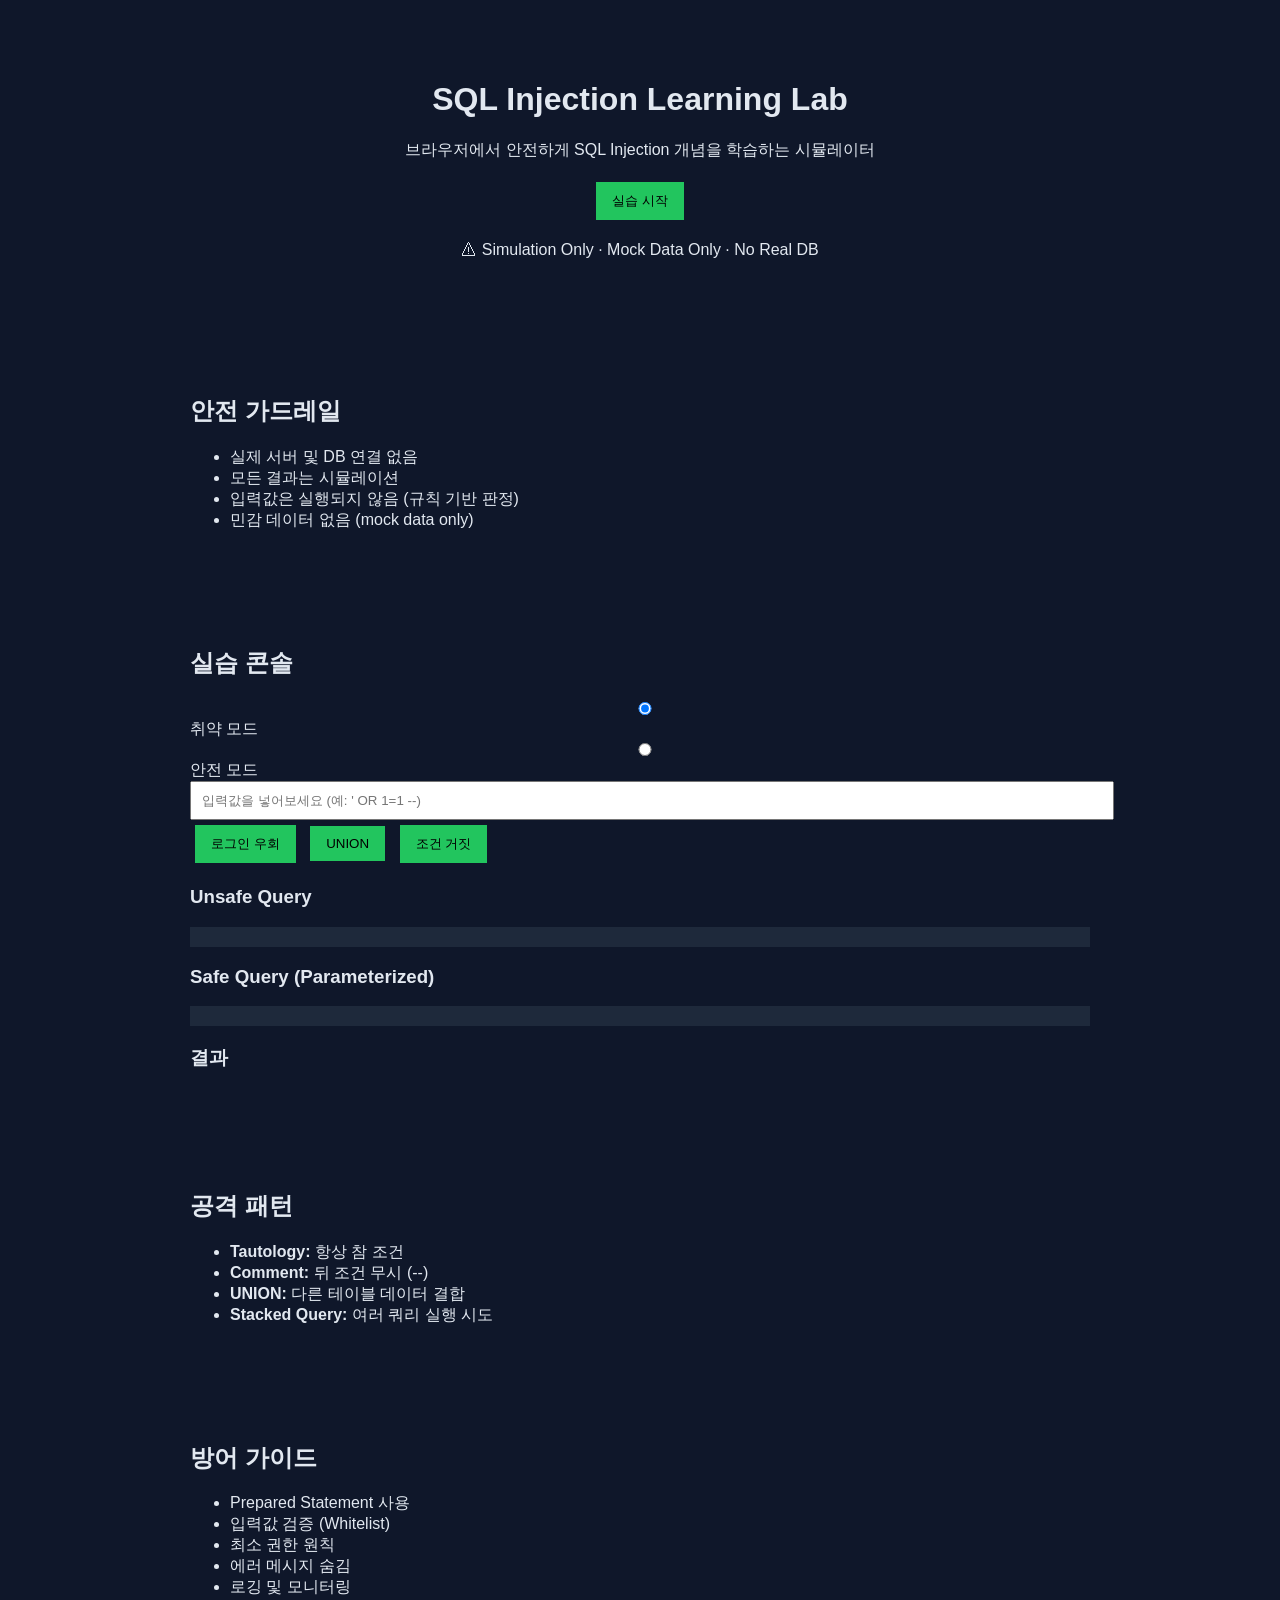
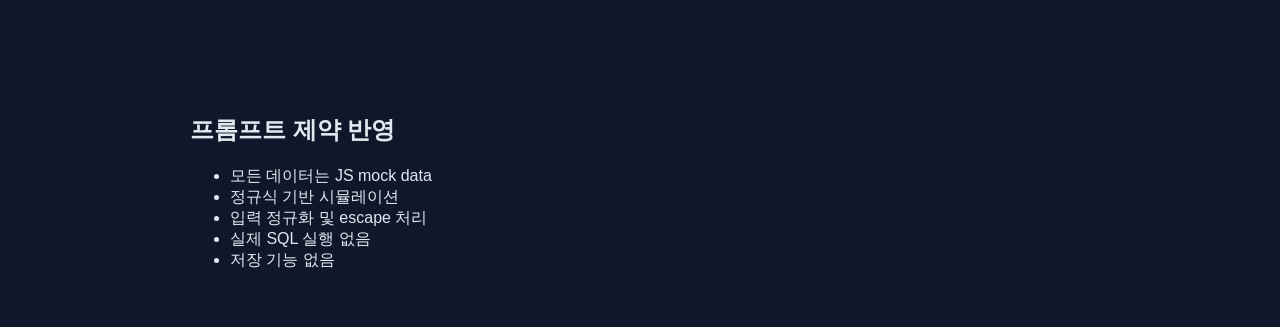
<file: index.html>
<!DOCTYPE html>
<html lang="ko">
<head>
  <meta charset="UTF-8" />
  <meta name="viewport" content="width=device-width, initial-scale=1.0"/>
  <title>SQL Injection Learning Lab</title>
  <link rel="stylesheet" href="styles.css"/>
</head>
<body>

<header class="hero">
  <h1>SQL Injection Learning Lab</h1>
  <p>브라우저에서 안전하게 SQL Injection 개념을 학습하는 시뮬레이터</p>
  <button id="startBtn">실습 시작</button>
  <p class="badge">⚠ Simulation Only · Mock Data Only · No Real DB</p>
</header>

<section class="guardrail">
  <h2>안전 가드레일</h2>
  <ul>
    <li>실제 서버 및 DB 연결 없음</li>
    <li>모든 결과는 시뮬레이션</li>
    <li>입력값은 실행되지 않음 (규칙 기반 판정)</li>
    <li>민감 데이터 없음 (mock data only)</li>
  </ul>
</section>

<section class="lab">
  <h2>실습 콘솔</h2>

  <div class="mode-toggle">
    <label>
      <input type="radio" name="mode" value="vulnerable" checked>
      취약 모드
    </label>
    <label>
      <input type="radio" name="mode" value="safe">
      안전 모드
    </label>
  </div>

  <div class="input-area">
    <input id="userInput" placeholder="입력값을 넣어보세요 (예: ' OR 1=1 --)" />
    <div class="payloads">
      <button data-payload="' OR '1'='1">로그인 우회</button>
      <button data-payload="' UNION SELECT NULL, username FROM users --">UNION</button>
      <button data-payload="' AND 1=2 --">조건 거짓</button>
    </div>
  </div>

  <div class="queries">
    <div>
      <h3>Unsafe Query</h3>
      <pre id="unsafeQuery"></pre>
    </div>
    <div>
      <h3>Safe Query (Parameterized)</h3>
      <pre id="safeQuery"></pre>
    </div>
  </div>

  <div class="result">
    <h3>결과</h3>
    <div id="resultText"></div>
    <table id="resultTable"></table>
  </div>
</section>

<section class="patterns">
  <h2>공격 패턴</h2>
  <ul>
    <li><b>Tautology:</b> 항상 참 조건</li>
    <li><b>Comment:</b> 뒤 조건 무시 (--)</li>
    <li><b>UNION:</b> 다른 테이블 데이터 결합</li>
    <li><b>Stacked Query:</b> 여러 쿼리 실행 시도</li>
  </ul>
</section>

<section class="defense">
  <h2>방어 가이드</h2>
  <ul>
    <li>Prepared Statement 사용</li>
    <li>입력값 검증 (Whitelist)</li>
    <li>최소 권한 원칙</li>
    <li>에러 메시지 숨김</li>
    <li>로깅 및 모니터링</li>
  </ul>
</section>

<section class="compliance">
  <h2>프롬프트 제약 반영</h2>
  <ul>
    <li>모든 데이터는 JS mock data</li>
    <li>정규식 기반 시뮬레이션</li>
    <li>입력 정규화 및 escape 처리</li>
    <li>실제 SQL 실행 없음</li>
    <li>저장 기능 없음</li>
  </ul>
</section>

<script src="script.js"></script>
</body>
</html>
</file>
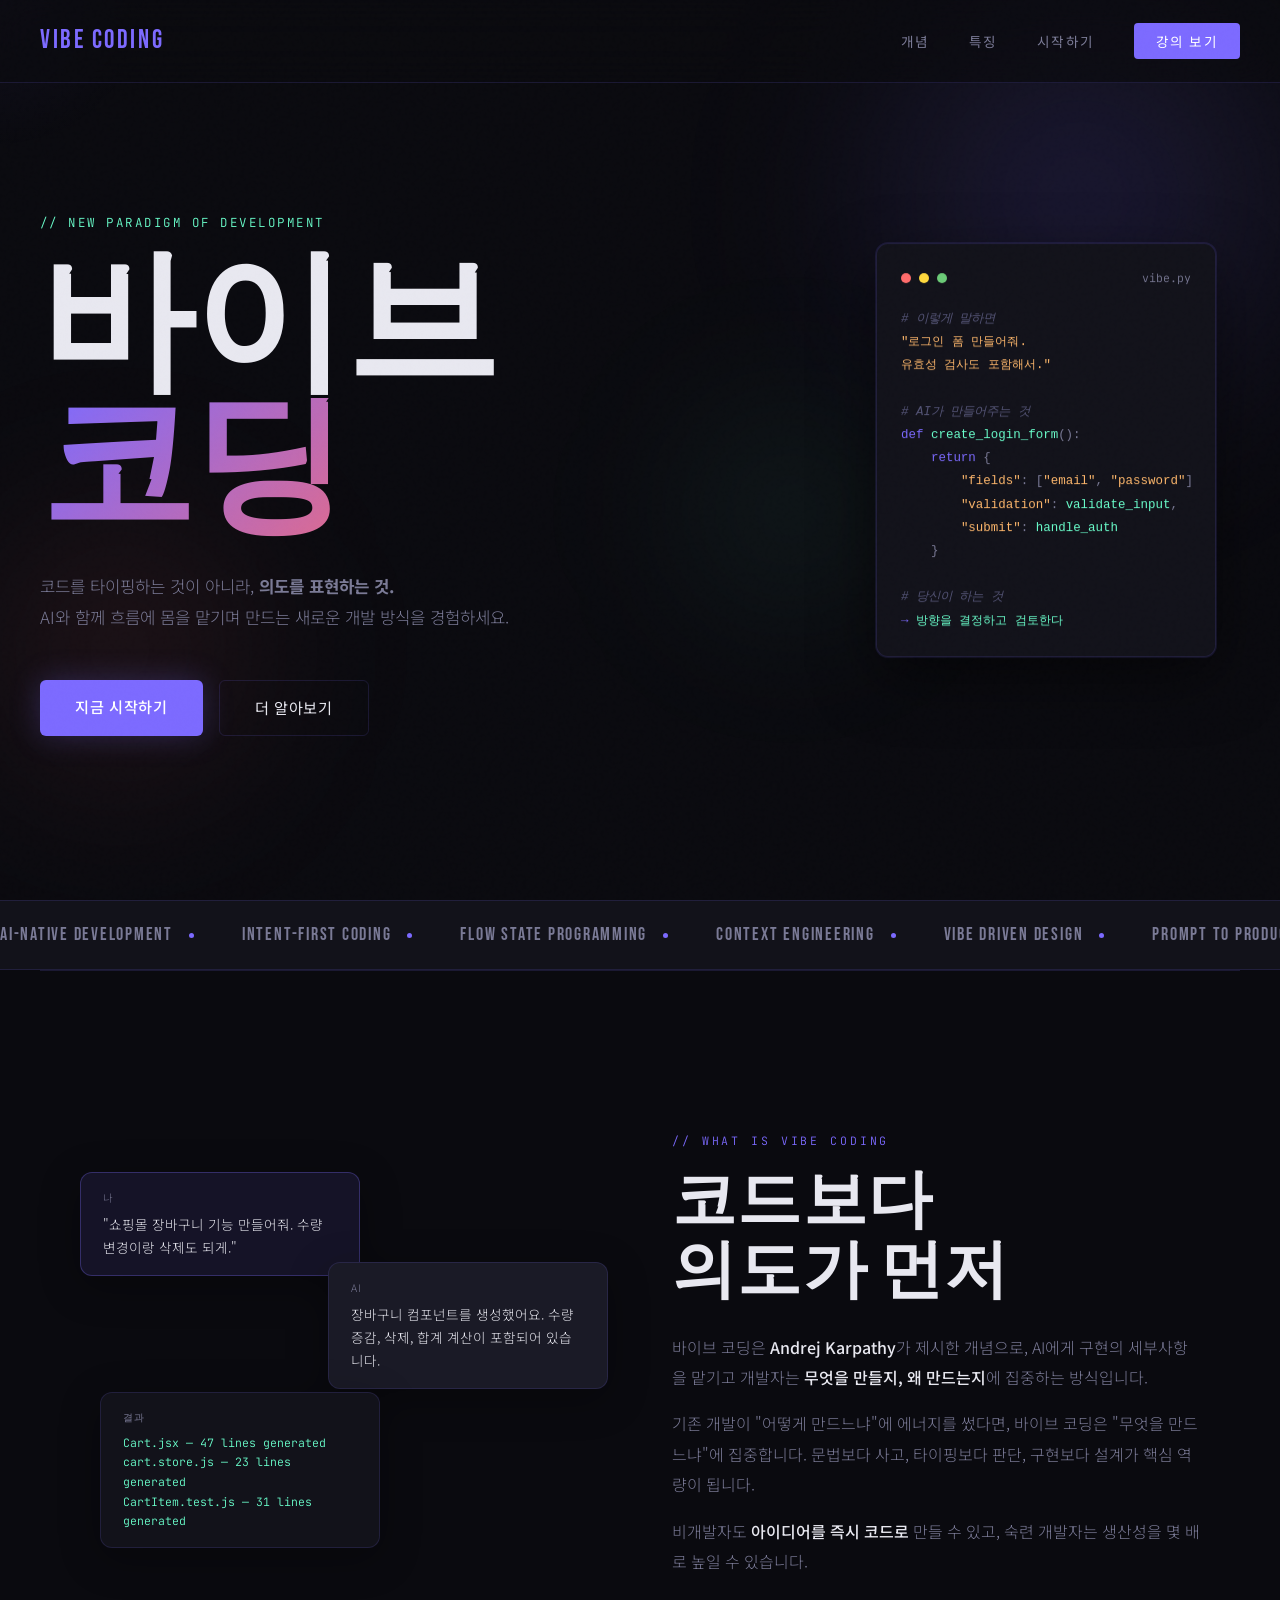
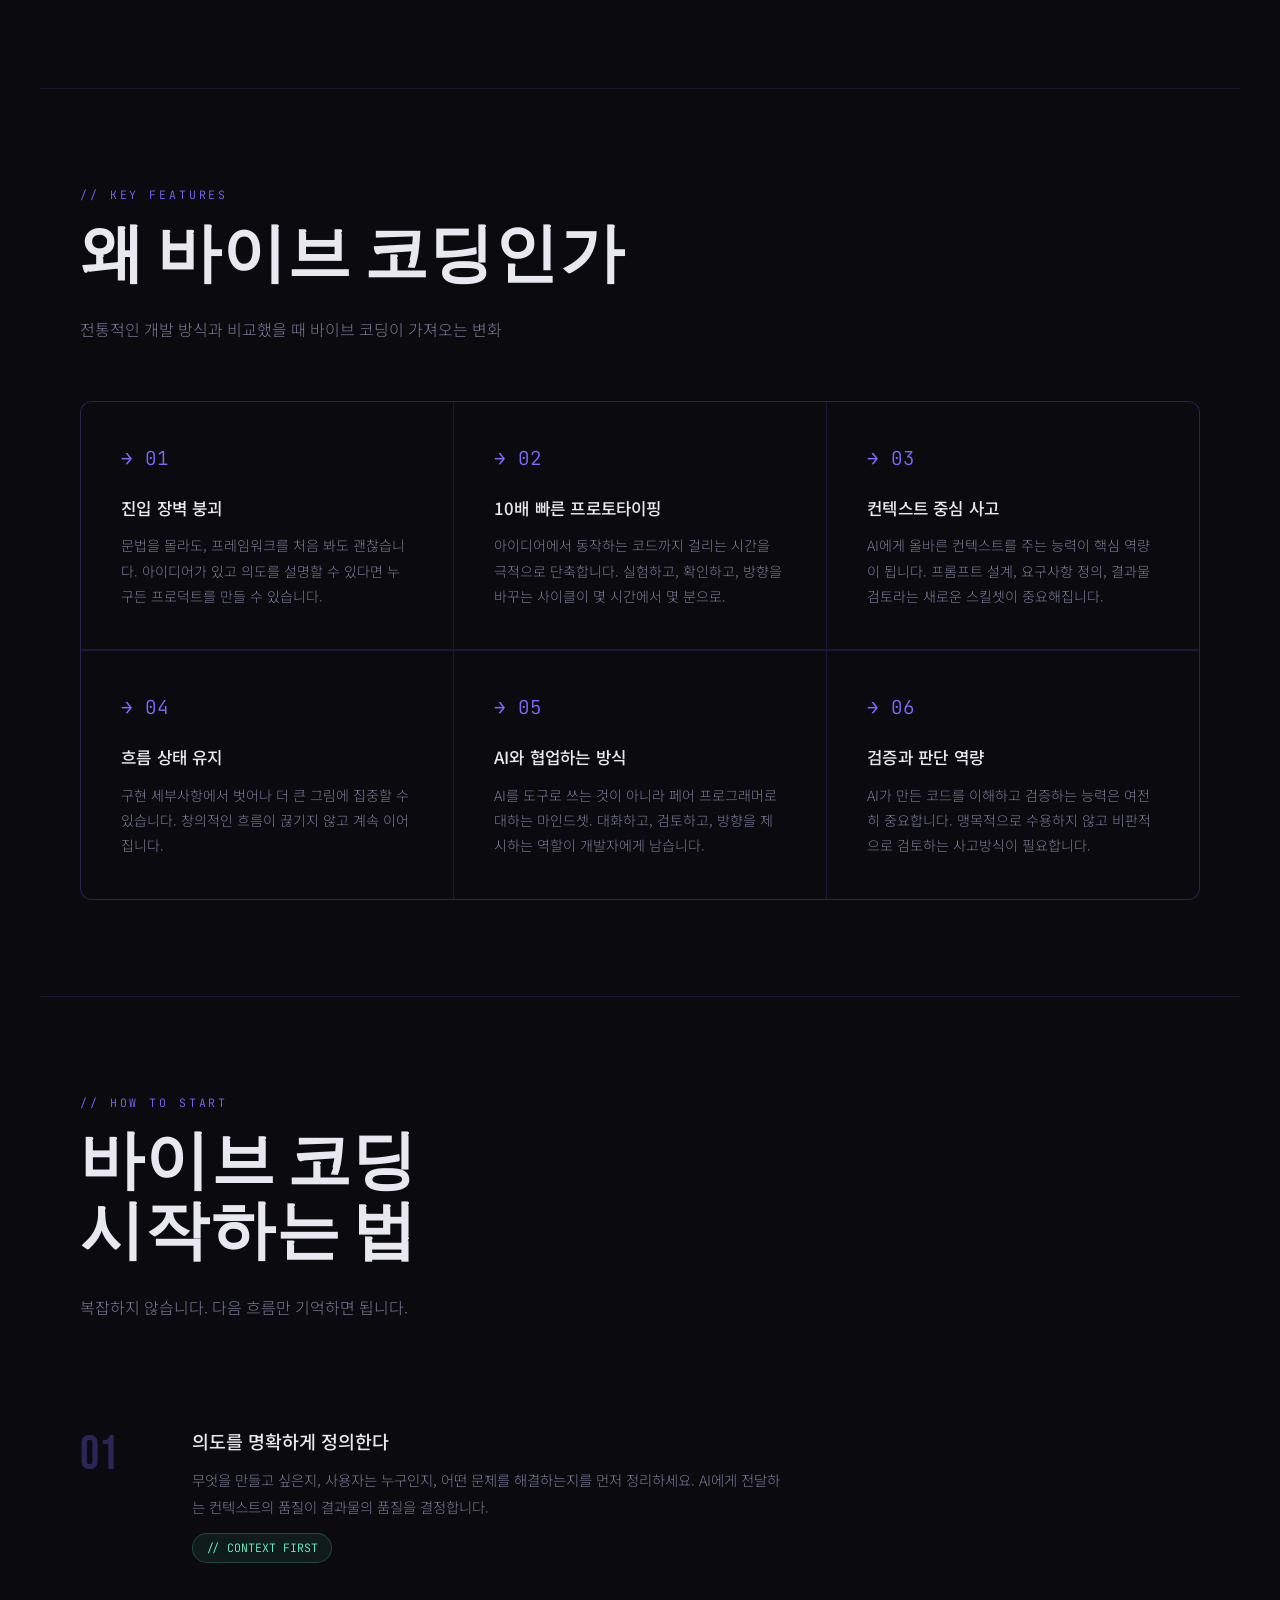
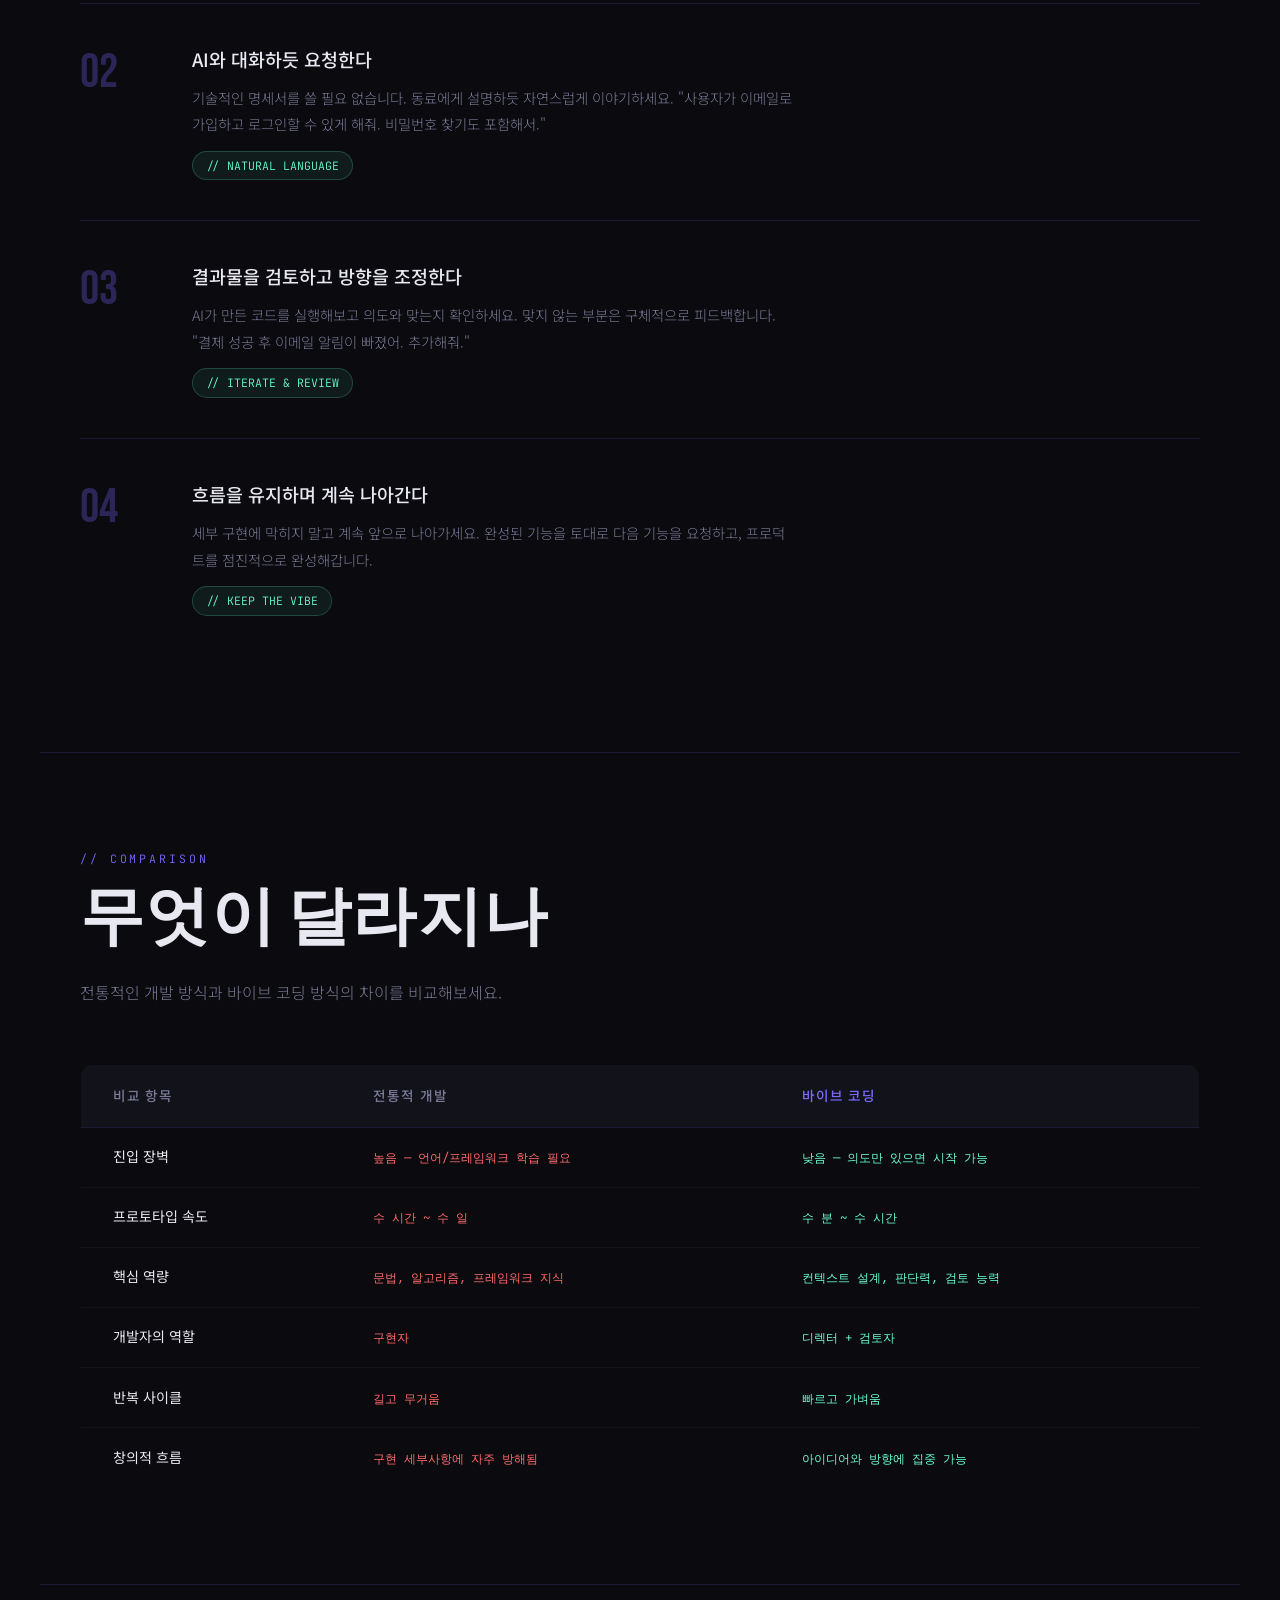
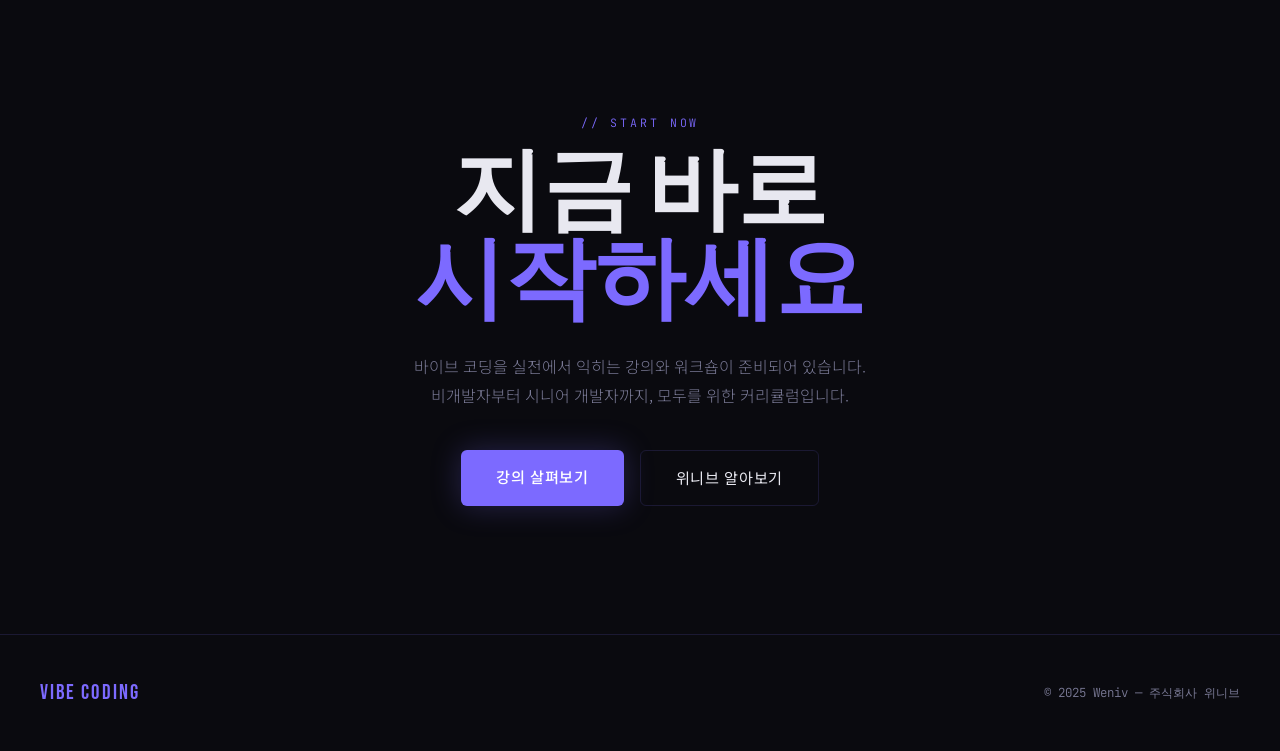
<file: TalkFile_index.html>
<!DOCTYPE html>
<html lang="ko">
<head>
  <meta charset="UTF-8" />
  <meta name="viewport" content="width=device-width, initial-scale=1.0" />
  <title>바이브 코딩 — 느끼며 만드는 개발</title>
  <link rel="preconnect" href="https://fonts.googleapis.com" />
  <link rel="preconnect" href="https://fonts.gstatic.com" crossorigin />
  <link href="https://fonts.googleapis.com/css2?family=Bebas+Neue&family=Noto+Sans+KR:wght@300;400;500;700&family=JetBrains+Mono:wght@300;400;500&display=swap" rel="stylesheet" />
  <style>
    :root {
      --bg: #0a0a0f;
      --surface: #12121a;
      --surface2: #1a1a26;
      --accent: #7c6aff;
      --accent2: #ff6a6a;
      --accent3: #6affcc;
      --text: #e8e8f0;
      --text-dim: #7a7a96;
      --border: rgba(124, 106, 255, 0.15);
      --glow: rgba(124, 106, 255, 0.4);
    }

    *, *::before, *::after { box-sizing: border-box; margin: 0; padding: 0; }

    html { scroll-behavior: smooth; }

    body {
      background: var(--bg);
      color: var(--text);
      font-family: 'Noto Sans KR', sans-serif;
      font-weight: 300;
      line-height: 1.7;
      overflow-x: hidden;
    }

    /* ── NOISE OVERLAY ── */
    body::before {
      content: '';
      position: fixed;
      inset: 0;
      background-image: url("data:image/svg+xml,%3Csvg viewBox='0 0 256 256' xmlns='http://www.w3.org/2000/svg'%3E%3Cfilter id='n'%3E%3CfeTurbulence type='fractalNoise' baseFrequency='0.9' numOctaves='4' stitchTiles='stitch'/%3E%3C/filter%3E%3Crect width='100%25' height='100%25' filter='url(%23n)' opacity='0.04'/%3E%3C/svg%3E");
      pointer-events: none;
      z-index: 9999;
      opacity: 0.4;
    }

    /* ── SCROLLBAR ── */
    ::-webkit-scrollbar { width: 4px; }
    ::-webkit-scrollbar-track { background: var(--bg); }
    ::-webkit-scrollbar-thumb { background: var(--accent); border-radius: 2px; }

    /* ── NAV ── */
    nav {
      position: fixed;
      top: 0; left: 0; right: 0;
      z-index: 100;
      padding: 1.2rem 2.5rem;
      display: flex;
      align-items: center;
      justify-content: space-between;
      backdrop-filter: blur(20px);
      background: rgba(10, 10, 15, 0.7);
      border-bottom: 1px solid var(--border);
      transition: padding 0.3s;
    }

    .nav-logo {
      font-family: 'Bebas Neue', sans-serif;
      font-size: 1.6rem;
      letter-spacing: 0.1em;
      color: var(--accent);
      text-decoration: none;
    }

    .nav-links {
      display: flex;
      gap: 2.5rem;
      list-style: none;
    }

    .nav-links a {
      color: var(--text-dim);
      text-decoration: none;
      font-size: 0.85rem;
      letter-spacing: 0.08em;
      transition: color 0.2s;
      font-weight: 400;
    }

    .nav-links a:hover { color: var(--text); }

    .nav-cta {
      background: var(--accent);
      color: #fff !important;
      padding: 0.5rem 1.4rem;
      border-radius: 4px;
      transition: background 0.2s, transform 0.2s !important;
    }

    .nav-cta:hover { background: #9580ff !important; transform: translateY(-1px); }

    /* ── HERO ── */
    #hero {
      min-height: 100vh;
      display: flex;
      flex-direction: column;
      justify-content: center;
      align-items: flex-start;
      padding: 8rem 2.5rem 5rem;
      position: relative;
      overflow: hidden;
    }

    .hero-orb {
      position: absolute;
      border-radius: 50%;
      filter: blur(80px);
      pointer-events: none;
    }

    .hero-orb-1 {
      width: 600px; height: 600px;
      background: radial-gradient(circle, rgba(124,106,255,0.18) 0%, transparent 70%);
      top: -100px; right: -100px;
      animation: orb1 12s ease-in-out infinite alternate;
    }

    .hero-orb-2 {
      width: 400px; height: 400px;
      background: radial-gradient(circle, rgba(255,106,106,0.12) 0%, transparent 70%);
      bottom: 50px; left: -80px;
      animation: orb2 9s ease-in-out infinite alternate;
    }

    .hero-orb-3 {
      width: 300px; height: 300px;
      background: radial-gradient(circle, rgba(106,255,204,0.1) 0%, transparent 70%);
      top: 40%; left: 50%;
      animation: orb3 14s ease-in-out infinite alternate;
    }

    @keyframes orb1 { from { transform: translate(0,0) scale(1); } to { transform: translate(-60px, 40px) scale(1.1); } }
    @keyframes orb2 { from { transform: translate(0,0); } to { transform: translate(40px, -40px) scale(1.15); } }
    @keyframes orb3 { from { transform: translate(-50%, -50%) scale(1); } to { transform: translate(-60%, -40%) scale(0.9); } }

    .hero-tag {
      font-family: 'JetBrains Mono', monospace;
      font-size: 0.78rem;
      color: var(--accent3);
      letter-spacing: 0.2em;
      margin-bottom: 1.5rem;
      opacity: 0;
      transform: translateY(20px);
      animation: fadeUp 0.8s 0.2s forwards;
    }

    .hero-title {
      font-family: 'Bebas Neue', sans-serif;
      font-size: clamp(4.5rem, 12vw, 10rem);
      line-height: 0.92;
      letter-spacing: -0.01em;
      margin-bottom: 2rem;
      opacity: 0;
      transform: translateY(30px);
      animation: fadeUp 0.9s 0.4s forwards;
    }

    .hero-title span {
      display: block;
      background: linear-gradient(135deg, var(--accent) 0%, var(--accent2) 100%);
      -webkit-background-clip: text;
      -webkit-text-fill-color: transparent;
      background-clip: text;
    }

    .hero-desc {
      max-width: 540px;
      font-size: 1.05rem;
      color: var(--text-dim);
      margin-bottom: 3rem;
      opacity: 0;
      transform: translateY(20px);
      animation: fadeUp 0.8s 0.65s forwards;
      line-height: 1.8;
    }

    .hero-actions {
      display: flex;
      gap: 1rem;
      flex-wrap: wrap;
      opacity: 0;
      transform: translateY(20px);
      animation: fadeUp 0.8s 0.85s forwards;
    }

    .btn-primary {
      background: var(--accent);
      color: #fff;
      padding: 0.9rem 2.2rem;
      border-radius: 6px;
      text-decoration: none;
      font-size: 0.95rem;
      font-weight: 500;
      letter-spacing: 0.04em;
      transition: all 0.25s;
      box-shadow: 0 0 30px rgba(124,106,255,0.25);
    }

    .btn-primary:hover {
      background: #9580ff;
      transform: translateY(-2px);
      box-shadow: 0 8px 40px rgba(124,106,255,0.4);
    }

    .btn-outline {
      border: 1px solid var(--border);
      color: var(--text);
      padding: 0.9rem 2.2rem;
      border-radius: 6px;
      text-decoration: none;
      font-size: 0.95rem;
      font-weight: 400;
      letter-spacing: 0.04em;
      transition: all 0.25s;
    }

    .btn-outline:hover {
      border-color: var(--accent);
      color: var(--accent);
      transform: translateY(-2px);
    }

    /* ── FLOATING CODE CARD ── */
    .hero-code {
      position: absolute;
      right: 5%;
      top: 50%;
      transform: translateY(-50%);
      background: var(--surface);
      border: 1px solid var(--border);
      border-radius: 12px;
      padding: 1.5rem;
      width: 340px;
      opacity: 0;
      animation: fadeLeft 1s 1s forwards;
      backdrop-filter: blur(10px);
      box-shadow: 0 20px 60px rgba(0,0,0,0.5), 0 0 0 1px var(--border);
    }

    .code-header {
      display: flex;
      align-items: center;
      gap: 0.5rem;
      margin-bottom: 1.2rem;
    }

    .code-dot {
      width: 10px; height: 10px;
      border-radius: 50%;
    }

    .code-dot:nth-child(1) { background: #ff6b6b; }
    .code-dot:nth-child(2) { background: #ffd93d; }
    .code-dot:nth-child(3) { background: #6bcb77; }

    .code-filename {
      font-family: 'JetBrains Mono', monospace;
      font-size: 0.72rem;
      color: var(--text-dim);
      margin-left: auto;
    }

    pre {
      font-family: 'JetBrains Mono', monospace;
      font-size: 0.78rem;
      line-height: 1.7;
      overflow-x: auto;
      color: var(--text-dim);
    }

    .kw { color: var(--accent); }
    .fn { color: var(--accent3); }
    .str { color: #ffb86c; }
    .cm { color: #555577; font-style: italic; }

    @keyframes fadeUp {
      to { opacity: 1; transform: translateY(0); }
    }

    @keyframes fadeLeft {
      from { opacity: 0; transform: translate(40px, -50%); }
      to { opacity: 1; transform: translate(0, -50%); }
    }

    /* ── SECTION COMMON ── */
    section { padding: 6rem 2.5rem; max-width: 1200px; margin: 0 auto; }

    .section-label {
      font-family: 'JetBrains Mono', monospace;
      font-size: 0.72rem;
      color: var(--accent);
      letter-spacing: 0.25em;
      text-transform: uppercase;
      margin-bottom: 1rem;
    }

    .section-title {
      font-family: 'Bebas Neue', sans-serif;
      font-size: clamp(2.4rem, 5vw, 4rem);
      line-height: 1.1;
      margin-bottom: 1.5rem;
      letter-spacing: 0.02em;
    }

    .section-sub {
      color: var(--text-dim);
      font-size: 1rem;
      max-width: 560px;
      line-height: 1.85;
    }

    /* ── WHAT IS VIBE CODING ── */
    #what {
      border-top: 1px solid var(--border);
    }

    .what-grid {
      display: grid;
      grid-template-columns: 1fr 1fr;
      gap: 4rem;
      align-items: center;
      margin-top: 4rem;
    }

    .what-visual {
      position: relative;
      height: 380px;
    }

    .chat-bubble {
      background: var(--surface);
      border: 1px solid var(--border);
      border-radius: 12px;
      padding: 1rem 1.4rem;
      font-size: 0.85rem;
      position: absolute;
      max-width: 280px;
      box-shadow: 0 10px 40px rgba(0,0,0,0.3);
      opacity: 0;
      transition: opacity 0.6s, transform 0.6s;
      transform: translateY(10px);
    }

    .chat-bubble.visible {
      opacity: 1;
      transform: translateY(0);
    }

    .chat-bubble.user {
      background: rgba(124,106,255,0.1);
      border-color: rgba(124,106,255,0.3);
      top: 0; left: 0;
    }

    .chat-bubble.ai {
      background: var(--surface2);
      right: 0; top: 90px;
    }

    .chat-bubble.code-out {
      background: var(--surface);
      top: 220px; left: 20px;
      font-family: 'JetBrains Mono', monospace;
      font-size: 0.72rem;
      color: var(--accent3);
    }

    .bubble-label {
      font-size: 0.65rem;
      color: var(--text-dim);
      letter-spacing: 0.1em;
      margin-bottom: 0.4rem;
      text-transform: uppercase;
    }

    .what-desc p {
      color: var(--text-dim);
      line-height: 1.9;
      margin-bottom: 1rem;
    }

    .what-desc strong { color: var(--text); font-weight: 500; }

    /* ── FEATURES ── */
    #features {
      border-top: 1px solid var(--border);
      max-width: 1200px;
      margin: 0 auto;
      padding: 6rem 2.5rem;
    }

    .features-header { margin-bottom: 3.5rem; }

    .features-grid {
      display: grid;
      grid-template-columns: repeat(3, 1fr);
      gap: 1.5px;
      background: var(--border);
      border: 1px solid var(--border);
      border-radius: 12px;
      overflow: hidden;
    }

    .feature-card {
      background: var(--bg);
      padding: 2.5rem;
      transition: background 0.3s;
      opacity: 0;
      transform: translateY(20px);
      transition: opacity 0.6s, transform 0.6s, background 0.3s;
    }

    .feature-card.visible {
      opacity: 1;
      transform: translateY(0);
    }

    .feature-card:hover { background: var(--surface); }

    .feature-icon {
      font-family: 'JetBrains Mono', monospace;
      font-size: 1.2rem;
      color: var(--accent);
      margin-bottom: 1.2rem;
    }

    .feature-title {
      font-size: 1.05rem;
      font-weight: 500;
      margin-bottom: 0.7rem;
      letter-spacing: 0.01em;
    }

    .feature-desc {
      font-size: 0.88rem;
      color: var(--text-dim);
      line-height: 1.8;
    }

    /* ── HOW IT WORKS ── */
    #how {
      border-top: 1px solid var(--border);
      max-width: 1200px;
      margin: 0 auto;
      padding: 6rem 2.5rem;
    }

    .steps {
      margin-top: 4rem;
      display: flex;
      flex-direction: column;
      gap: 0;
    }

    .step {
      display: grid;
      grid-template-columns: 80px 1fr;
      gap: 2rem;
      padding: 2.5rem 0;
      border-bottom: 1px solid var(--border);
      opacity: 0;
      transform: translateX(-20px);
      transition: opacity 0.6s, transform 0.6s;
    }

    .step.visible {
      opacity: 1;
      transform: translateX(0);
    }

    .step:last-child { border-bottom: none; }

    .step-num {
      font-family: 'Bebas Neue', sans-serif;
      font-size: 3rem;
      color: var(--accent);
      opacity: 0.3;
      line-height: 1;
      padding-top: 0.3rem;
    }

    .step-content h3 {
      font-size: 1.15rem;
      font-weight: 500;
      margin-bottom: 0.6rem;
    }

    .step-content p {
      font-size: 0.9rem;
      color: var(--text-dim);
      max-width: 600px;
      line-height: 1.85;
    }

    .step-tag {
      display: inline-block;
      margin-top: 0.8rem;
      font-family: 'JetBrains Mono', monospace;
      font-size: 0.72rem;
      color: var(--accent3);
      background: rgba(106,255,204,0.07);
      border: 1px solid rgba(106,255,204,0.2);
      padding: 0.25rem 0.8rem;
      border-radius: 100px;
    }

    /* ── COMPARE ── */
    #compare {
      border-top: 1px solid var(--border);
      max-width: 1200px;
      margin: 0 auto;
      padding: 6rem 2.5rem;
    }

    .compare-table {
      margin-top: 3.5rem;
      width: 100%;
      border-collapse: collapse;
      border: 1px solid var(--border);
      border-radius: 12px;
      overflow: hidden;
    }

    .compare-table th {
      padding: 1.2rem 2rem;
      text-align: left;
      font-weight: 500;
      font-size: 0.85rem;
      letter-spacing: 0.06em;
      background: var(--surface);
      border-bottom: 1px solid var(--border);
    }

    .compare-table th:first-child { color: var(--text-dim); }
    .compare-table th:nth-child(2) { color: var(--text-dim); }
    .compare-table th:last-child { color: var(--accent); }

    .compare-table td {
      padding: 1.1rem 2rem;
      font-size: 0.88rem;
      border-bottom: 1px solid rgba(255,255,255,0.04);
      color: var(--text-dim);
    }

    .compare-table td:first-child { color: var(--text); font-weight: 400; }

    .compare-table tr:last-child td { border-bottom: none; }

    .compare-table tr:hover td { background: rgba(255,255,255,0.02); }

    .tag-bad {
      color: var(--accent2);
      font-family: 'JetBrains Mono', monospace;
      font-size: 0.78rem;
    }

    .tag-good {
      color: var(--accent3);
      font-family: 'JetBrains Mono', monospace;
      font-size: 0.78rem;
    }

    /* ── CTA ── */
    #cta {
      border-top: 1px solid var(--border);
      max-width: 1200px;
      margin: 0 auto;
      padding: 8rem 2.5rem;
      text-align: center;
    }

    .cta-inner {
      max-width: 640px;
      margin: 0 auto;
    }

    .cta-title {
      font-family: 'Bebas Neue', sans-serif;
      font-size: clamp(3rem, 7vw, 6rem);
      line-height: 1;
      margin-bottom: 1.5rem;
    }

    .cta-sub {
      color: var(--text-dim);
      font-size: 1rem;
      margin-bottom: 2.5rem;
      line-height: 1.8;
    }

    .cta-actions {
      display: flex;
      gap: 1rem;
      justify-content: center;
      flex-wrap: wrap;
    }

    /* ── FOOTER ── */
    footer {
      border-top: 1px solid var(--border);
      padding: 2.5rem;
      display: flex;
      align-items: center;
      justify-content: space-between;
      gap: 1rem;
      flex-wrap: wrap;
    }

    .footer-logo {
      font-family: 'Bebas Neue', sans-serif;
      font-size: 1.3rem;
      color: var(--accent);
      letter-spacing: 0.1em;
    }

    .footer-copy {
      font-size: 0.78rem;
      color: var(--text-dim);
      font-family: 'JetBrains Mono', monospace;
    }

    /* ── MARQUEE ── */
    .marquee-wrapper {
      overflow: hidden;
      border-top: 1px solid var(--border);
      border-bottom: 1px solid var(--border);
      padding: 1.2rem 0;
      background: var(--surface);
    }

    .marquee-track {
      display: flex;
      gap: 3rem;
      animation: marquee 25s linear infinite;
      white-space: nowrap;
      width: max-content;
    }

    .marquee-item {
      font-family: 'Bebas Neue', sans-serif;
      font-size: 1.1rem;
      letter-spacing: 0.1em;
      color: var(--text-dim);
      display: flex;
      align-items: center;
      gap: 1rem;
    }

    .marquee-item span {
      width: 5px; height: 5px;
      background: var(--accent);
      border-radius: 50%;
      display: inline-block;
    }

    @keyframes marquee {
      from { transform: translateX(0); }
      to { transform: translateX(-50%); }
    }

    /* ── RESPONSIVE ── */
    @media (max-width: 1024px) {
      .hero-code { display: none; }
      .what-grid { grid-template-columns: 1fr; }
      .what-visual { height: 280px; margin-bottom: 2rem; }
      .features-grid { grid-template-columns: repeat(2, 1fr); }
    }

    @media (max-width: 768px) {
      nav { padding: 1rem 1.5rem; }
      .nav-links { display: none; }
      #hero { padding: 7rem 1.5rem 4rem; }
      section, #features, #how, #compare, #cta { padding: 4rem 1.5rem; }
      .features-grid { grid-template-columns: 1fr; }
      .step { grid-template-columns: 50px 1fr; gap: 1.2rem; }
      footer { padding: 1.5rem; flex-direction: column; text-align: center; }
    }

    /* ── CURSOR GLOW ── */
    .cursor-glow {
      position: fixed;
      width: 300px; height: 300px;
      pointer-events: none;
      z-index: 0;
      border-radius: 50%;
      background: radial-gradient(circle, rgba(124,106,255,0.06) 0%, transparent 70%);
      transform: translate(-50%, -50%);
      transition: transform 0.1s ease-out;
    }

    /* ── SCROLL PROGRESS ── */
    .scroll-progress {
      position: fixed;
      top: 0; left: 0;
      height: 2px;
      background: linear-gradient(90deg, var(--accent), var(--accent2));
      z-index: 200;
      width: 0%;
      transition: width 0.1s;
    }
  </style>
</head>
<body>

  <div class="scroll-progress" id="scrollProgress"></div>
  <div class="cursor-glow" id="cursorGlow"></div>

  <!-- NAV -->
  <nav>
    <a class="nav-logo" href="#">VIBE CODING</a>
    <ul class="nav-links">
      <li><a href="#what">개념</a></li>
      <li><a href="#features">특징</a></li>
      <li><a href="#how">시작하기</a></li>
      <li><a href="#cta" class="nav-cta">강의 보기</a></li>
    </ul>
  </nav>

  <!-- HERO -->
  <div id="hero">
    <div class="hero-orb hero-orb-1"></div>
    <div class="hero-orb hero-orb-2"></div>
    <div class="hero-orb hero-orb-3"></div>

    <div class="hero-tag">// NEW PARADIGM OF DEVELOPMENT</div>
    <h1 class="hero-title">
      바이브<br>
      <span>코딩</span>
    </h1>
    <p class="hero-desc">
      코드를 타이핑하는 것이 아니라, <strong>의도를 표현하는 것.</strong><br>
      AI와 함께 흐름에 몸을 맡기며 만드는 새로운 개발 방식을 경험하세요.
    </p>
    <div class="hero-actions">
      <a href="#how" class="btn-primary">지금 시작하기</a>
      <a href="#what" class="btn-outline">더 알아보기</a>
    </div>

    <div class="hero-code">
      <div class="code-header">
        <div class="code-dot"></div>
        <div class="code-dot"></div>
        <div class="code-dot"></div>
        <span class="code-filename">vibe.py</span>
      </div>
      <pre><code><span class="cm"># 이렇게 말하면</span>
<span class="str">"로그인 폼 만들어줘.
유효성 검사도 포함해서."</span>

<span class="cm"># AI가 만들어주는 것</span>
<span class="kw">def</span> <span class="fn">create_login_form</span>():
    <span class="kw">return</span> {
        <span class="str">"fields"</span>: [<span class="str">"email"</span>, <span class="str">"password"</span>],
        <span class="str">"validation"</span>: <span class="fn">validate_input</span>,
        <span class="str">"submit"</span>: <span class="fn">handle_auth</span>
    }

<span class="cm"># 당신이 하는 것</span>
<span class="kw">→</span> <span class="fn">방향을 결정하고 검토한다</span></code></pre>
    </div>
  </div>

  <!-- MARQUEE -->
  <div class="marquee-wrapper">
    <div class="marquee-track" id="marqueeTrack">
      <div class="marquee-item">AI-NATIVE DEVELOPMENT <span></span></div>
      <div class="marquee-item">INTENT-FIRST CODING <span></span></div>
      <div class="marquee-item">FLOW STATE PROGRAMMING <span></span></div>
      <div class="marquee-item">CONTEXT ENGINEERING <span></span></div>
      <div class="marquee-item">VIBE DRIVEN DESIGN <span></span></div>
      <div class="marquee-item">PROMPT TO PRODUCT <span></span></div>
      <div class="marquee-item">AI-NATIVE DEVELOPMENT <span></span></div>
      <div class="marquee-item">INTENT-FIRST CODING <span></span></div>
      <div class="marquee-item">FLOW STATE PROGRAMMING <span></span></div>
      <div class="marquee-item">CONTEXT ENGINEERING <span></span></div>
      <div class="marquee-item">VIBE DRIVEN DESIGN <span></span></div>
      <div class="marquee-item">PROMPT TO PRODUCT <span></span></div>
    </div>
  </div>

  <!-- WHAT -->
  <section id="what">
    <div class="what-grid">
      <div class="what-visual">
        <div class="chat-bubble user" id="bubble1">
          <div class="bubble-label">나</div>
          "쇼핑몰 장바구니 기능 만들어줘. 수량 변경이랑 삭제도 되게."
        </div>
        <div class="chat-bubble ai" id="bubble2">
          <div class="bubble-label">AI</div>
          장바구니 컴포넌트를 생성했어요. 수량 증감, 삭제, 합계 계산이 포함되어 있습니다.
        </div>
        <div class="chat-bubble code-out" id="bubble3">
          <div class="bubble-label">결과</div>
          Cart.jsx — 47 lines generated<br>
          cart.store.js — 23 lines generated<br>
          CartItem.test.js — 31 lines generated
        </div>
      </div>
      <div class="what-desc">
        <div class="section-label">// WHAT IS VIBE CODING</div>
        <h2 class="section-title">코드보다<br>의도가 먼저</h2>
        <p>
          바이브 코딩은 <strong>Andrej Karpathy</strong>가 제시한 개념으로, AI에게 구현의 세부사항을 맡기고 개발자는 <strong>무엇을 만들지, 왜 만드는지</strong>에 집중하는 방식입니다.
        </p>
        <p>
          기존 개발이 "어떻게 만드느냐"에 에너지를 썼다면, 바이브 코딩은 "무엇을 만드느냐"에 집중합니다. 문법보다 사고, 타이핑보다 판단, 구현보다 설계가 핵심 역량이 됩니다.
        </p>
        <p>
          비개발자도 <strong>아이디어를 즉시 코드로</strong> 만들 수 있고, 숙련 개발자는 생산성을 몇 배로 높일 수 있습니다.
        </p>
      </div>
    </div>
  </section>

  <!-- FEATURES -->
  <div id="features">
    <div class="features-header">
      <div class="section-label">// KEY FEATURES</div>
      <h2 class="section-title">왜 바이브 코딩인가</h2>
      <p class="section-sub">전통적인 개발 방식과 비교했을 때 바이브 코딩이 가져오는 변화</p>
    </div>

    <div class="features-grid">
      <div class="feature-card">
        <div class="feature-icon">→ 01</div>
        <div class="feature-title">진입 장벽 붕괴</div>
        <div class="feature-desc">문법을 몰라도, 프레임워크를 처음 봐도 괜찮습니다. 아이디어가 있고 의도를 설명할 수 있다면 누구든 프로덕트를 만들 수 있습니다.</div>
      </div>
      <div class="feature-card">
        <div class="feature-icon">→ 02</div>
        <div class="feature-title">10배 빠른 프로토타이핑</div>
        <div class="feature-desc">아이디어에서 동작하는 코드까지 걸리는 시간을 극적으로 단축합니다. 실험하고, 확인하고, 방향을 바꾸는 사이클이 몇 시간에서 몇 분으로.</div>
      </div>
      <div class="feature-card">
        <div class="feature-icon">→ 03</div>
        <div class="feature-title">컨텍스트 중심 사고</div>
        <div class="feature-desc">AI에게 올바른 컨텍스트를 주는 능력이 핵심 역량이 됩니다. 프롬프트 설계, 요구사항 정의, 결과물 검토라는 새로운 스킬셋이 중요해집니다.</div>
      </div>
      <div class="feature-card">
        <div class="feature-icon">→ 04</div>
        <div class="feature-title">흐름 상태 유지</div>
        <div class="feature-desc">구현 세부사항에서 벗어나 더 큰 그림에 집중할 수 있습니다. 창의적인 흐름이 끊기지 않고 계속 이어집니다.</div>
      </div>
      <div class="feature-card">
        <div class="feature-icon">→ 05</div>
        <div class="feature-title">AI와 협업하는 방식</div>
        <div class="feature-desc">AI를 도구로 쓰는 것이 아니라 페어 프로그래머로 대하는 마인드셋. 대화하고, 검토하고, 방향을 제시하는 역할이 개발자에게 남습니다.</div>
      </div>
      <div class="feature-card">
        <div class="feature-icon">→ 06</div>
        <div class="feature-title">검증과 판단 역량</div>
        <div class="feature-desc">AI가 만든 코드를 이해하고 검증하는 능력은 여전히 중요합니다. 맹목적으로 수용하지 않고 비판적으로 검토하는 사고방식이 필요합니다.</div>
      </div>
    </div>
  </div>

  <!-- HOW IT WORKS -->
  <div id="how">
    <div class="section-label">// HOW TO START</div>
    <h2 class="section-title">바이브 코딩<br>시작하는 법</h2>
    <p class="section-sub">복잡하지 않습니다. 다음 흐름만 기억하면 됩니다.</p>

    <div class="steps">
      <div class="step">
        <div class="step-num">01</div>
        <div class="step-content">
          <h3>의도를 명확하게 정의한다</h3>
          <p>무엇을 만들고 싶은지, 사용자는 누구인지, 어떤 문제를 해결하는지를 먼저 정리하세요. AI에게 전달하는 컨텍스트의 품질이 결과물의 품질을 결정합니다.</p>
          <span class="step-tag">// CONTEXT FIRST</span>
        </div>
      </div>
      <div class="step">
        <div class="step-num">02</div>
        <div class="step-content">
          <h3>AI와 대화하듯 요청한다</h3>
          <p>기술적인 명세서를 쓸 필요 없습니다. 동료에게 설명하듯 자연스럽게 이야기하세요. "사용자가 이메일로 가입하고 로그인할 수 있게 해줘. 비밀번호 찾기도 포함해서."</p>
          <span class="step-tag">// NATURAL LANGUAGE</span>
        </div>
      </div>
      <div class="step">
        <div class="step-num">03</div>
        <div class="step-content">
          <h3>결과물을 검토하고 방향을 조정한다</h3>
          <p>AI가 만든 코드를 실행해보고 의도와 맞는지 확인하세요. 맞지 않는 부분은 구체적으로 피드백합니다. "결제 성공 후 이메일 알림이 빠졌어. 추가해줘."</p>
          <span class="step-tag">// ITERATE & REVIEW</span>
        </div>
      </div>
      <div class="step">
        <div class="step-num">04</div>
        <div class="step-content">
          <h3>흐름을 유지하며 계속 나아간다</h3>
          <p>세부 구현에 막히지 말고 계속 앞으로 나아가세요. 완성된 기능을 토대로 다음 기능을 요청하고, 프로덕트를 점진적으로 완성해갑니다.</p>
          <span class="step-tag">// KEEP THE VIBE</span>
        </div>
      </div>
    </div>
  </div>

  <!-- COMPARE -->
  <div id="compare">
    <div class="section-label">// COMPARISON</div>
    <h2 class="section-title">무엇이 달라지나</h2>
    <p class="section-sub">전통적인 개발 방식과 바이브 코딩 방식의 차이를 비교해보세요.</p>

    <table class="compare-table">
      <thead>
        <tr>
          <th>비교 항목</th>
          <th>전통적 개발</th>
          <th>바이브 코딩</th>
        </tr>
      </thead>
      <tbody>
        <tr>
          <td>진입 장벽</td>
          <td><span class="tag-bad">높음 — 언어/프레임워크 학습 필요</span></td>
          <td><span class="tag-good">낮음 — 의도만 있으면 시작 가능</span></td>
        </tr>
        <tr>
          <td>프로토타입 속도</td>
          <td><span class="tag-bad">수 시간 ~ 수 일</span></td>
          <td><span class="tag-good">수 분 ~ 수 시간</span></td>
        </tr>
        <tr>
          <td>핵심 역량</td>
          <td><span class="tag-bad">문법, 알고리즘, 프레임워크 지식</span></td>
          <td><span class="tag-good">컨텍스트 설계, 판단력, 검토 능력</span></td>
        </tr>
        <tr>
          <td>개발자의 역할</td>
          <td><span class="tag-bad">구현자</span></td>
          <td><span class="tag-good">디렉터 + 검토자</span></td>
        </tr>
        <tr>
          <td>반복 사이클</td>
          <td><span class="tag-bad">길고 무거움</span></td>
          <td><span class="tag-good">빠르고 가벼움</span></td>
        </tr>
        <tr>
          <td>창의적 흐름</td>
          <td><span class="tag-bad">구현 세부사항에 자주 방해됨</span></td>
          <td><span class="tag-good">아이디어와 방향에 집중 가능</span></td>
        </tr>
      </tbody>
    </table>
  </div>

  <!-- CTA -->
  <div id="cta">
    <div class="cta-inner">
      <div class="section-label">// START NOW</div>
      <h2 class="cta-title">지금 바로<br><span style="color:var(--accent)">시작하세요</span></h2>
      <p class="cta-sub">
        바이브 코딩을 실전에서 익히는 강의와 워크숍이 준비되어 있습니다.<br>비개발자부터 시니어 개발자까지, 모두를 위한 커리큘럼입니다.
      </p>
      <div class="cta-actions">
        <a href="#" class="btn-primary">강의 살펴보기</a>
        <a href="#" class="btn-outline">위니브 알아보기</a>
      </div>
    </div>
  </div>

  <!-- FOOTER -->
  <footer>
    <div class="footer-logo">VIBE CODING</div>
    <div class="footer-copy">© 2025 Weniv — 주식회사 위니브</div>
  </footer>

  <script>
    // Scroll progress
    const scrollProgress = document.getElementById('scrollProgress');
    window.addEventListener('scroll', () => {
      const pct = (window.scrollY / (document.body.scrollHeight - window.innerHeight)) * 100;
      scrollProgress.style.width = pct + '%';
    });

    // Cursor glow
    const cursorGlow = document.getElementById('cursorGlow');
    document.addEventListener('mousemove', e => {
      cursorGlow.style.left = e.clientX + 'px';
      cursorGlow.style.top = e.clientY + 'px';
    });

    // Intersection observer for scroll animations
    const observer = new IntersectionObserver((entries) => {
      entries.forEach((entry, i) => {
        if (entry.isIntersecting) {
          const delay = entry.target.dataset.delay || 0;
          setTimeout(() => {
            entry.target.classList.add('visible');
          }, delay);
        }
      });
    }, { threshold: 0.15 });

    document.querySelectorAll('.feature-card, .step, .chat-bubble').forEach((el, i) => {
      el.dataset.delay = (i % 3) * 120;
      observer.observe(el);
    });

    // Nav shrink on scroll
    const nav = document.querySelector('nav');
    window.addEventListener('scroll', () => {
      if (window.scrollY > 80) {
        nav.style.padding = '0.8rem 2.5rem';
      } else {
        nav.style.padding = '1.2rem 2.5rem';
      }
    });

    // Typing effect on hero tag
    const tag = document.querySelector('.hero-tag');
    const tagText = tag.textContent;
    tag.textContent = '';
    let i = 0;
    const typeTag = () => {
      if (i < tagText.length) {
        tag.textContent += tagText[i++];
        setTimeout(typeTag, 35);
      }
    };
    setTimeout(typeTag, 400);
  </script>
</body>
</html>
</file>
<file: styles.css>
body {
  font-family: Arial, sans-serif;
  margin: 0;
  background: #0f172a;
  color: #e2e8f0;
}

.hero {
  text-align: center;
  padding: 60px 20px;
}

button {
  padding: 10px 16px;
  margin: 5px;
  background: #22c55e;
  border: none;
  cursor: pointer;
}

.lab, .guardrail, .patterns, .defense, .compliance {
  padding: 40px 20px;
  max-width: 900px;
  margin: auto;
}

input {
  width: 100%;
  padding: 10px;
}

pre {
  background: #1e293b;
  padding: 10px;
  overflow-x: auto;
}

table {
  width: 100%;
  border-collapse: collapse;
}

td, th {
  border: 1px solid #334155;
  padding: 8px;
}

@media (max-width: 600px) {
  .queries {
    flex-direction: column;
  }
}
</file>
